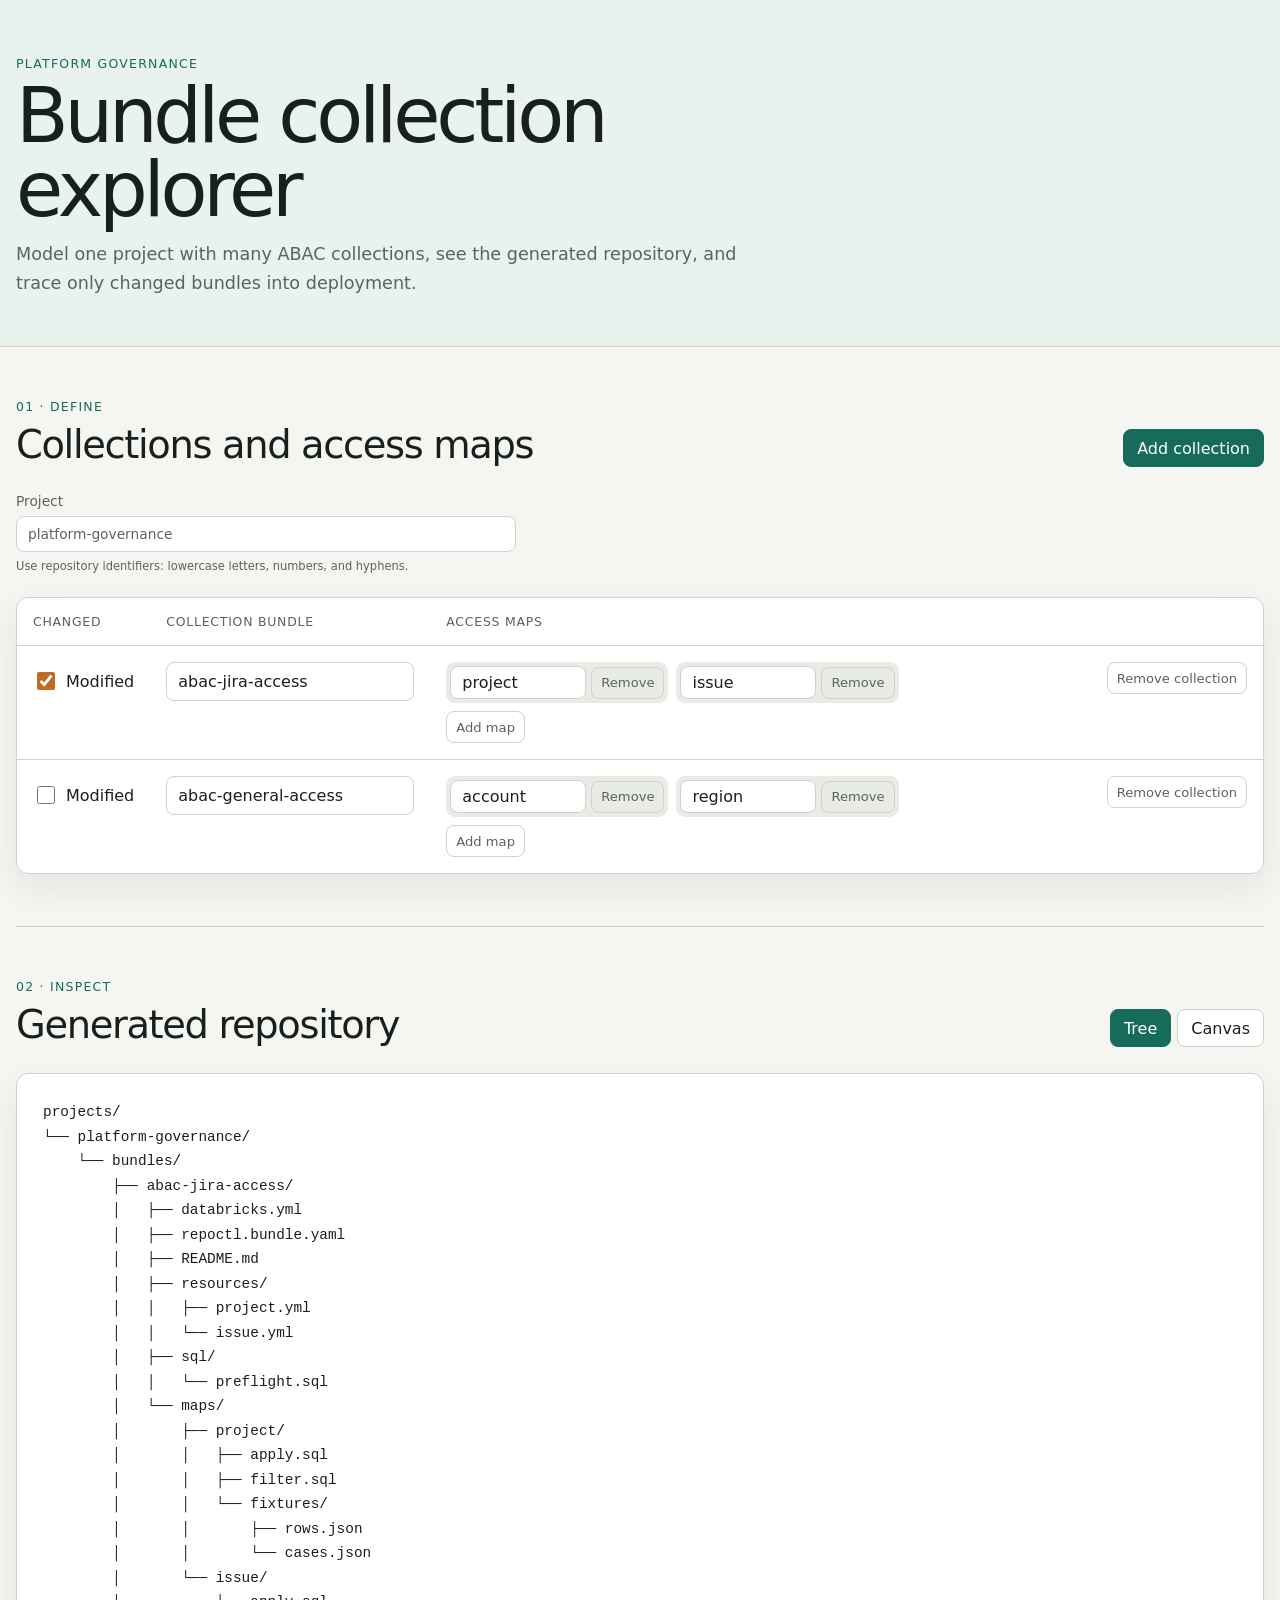
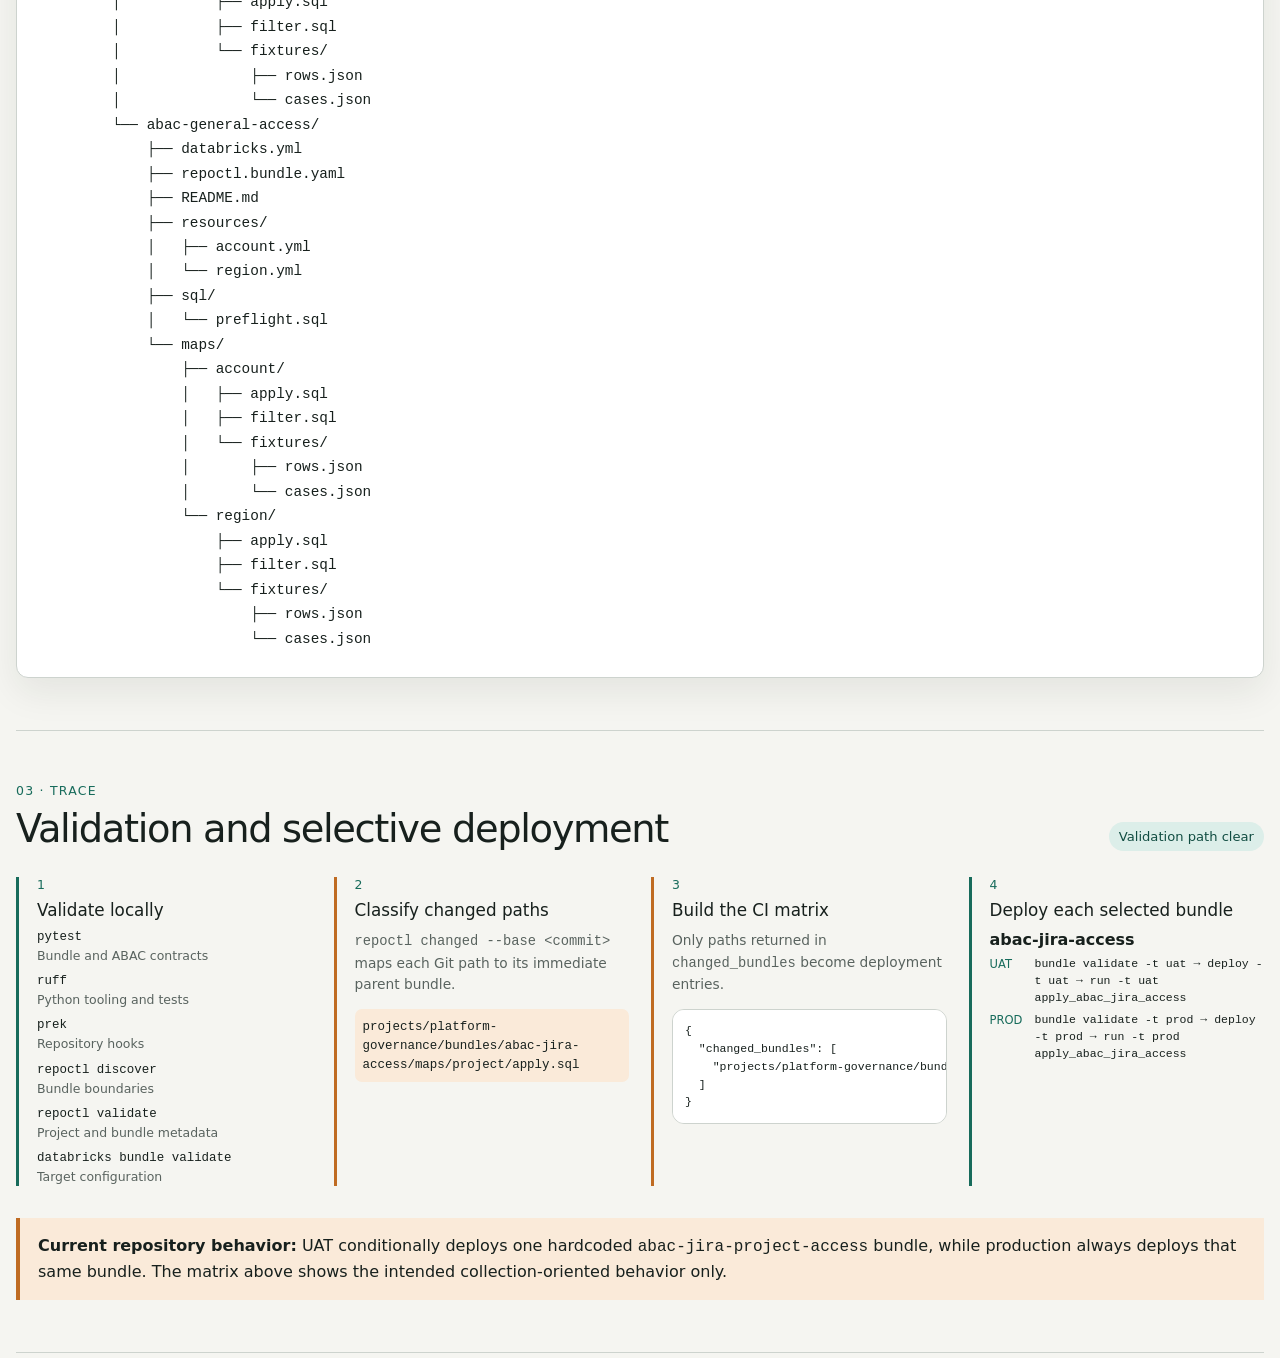
<file: apps/bundle-explorer/index.html>
<!doctype html>
<html lang="en">
  <head>
    <meta charset="utf-8">
    <meta name="viewport" content="width=device-width, initial-scale=1">
    <meta name="description" content="Explore collection-oriented Databricks bundle structures and selective deployment.">
    <title>Bundle collection explorer</title>
    <link rel="icon" href="data:,">
    <link rel="stylesheet" href="./style.css">
  </head>
  <body>
    <header class="hero">
      <div class="shell">
        <p class="eyebrow">Platform governance</p>
        <h1>Bundle collection explorer</h1>
        <p class="lede">Model one project with many ABAC collections, see the generated repository, and trace only changed bundles into deployment.</p>
      </div>
    </header>

    <main class="shell">
      <section aria-labelledby="model-heading">
        <div class="heading">
          <div>
            <p class="step">01 · Define</p>
            <h2 id="model-heading">Collections and access maps</h2>
          </div>
          <button class="button primary" id="add" type="button">Add collection</button>
        </div>

        <label class="field project" for="project">
          <span>Project</span>
          <input id="project" name="project" pattern="[a-z0-9][a-z0-9-]*[a-z0-9]" autocomplete="off">
          <small>Use repository identifiers: lowercase letters, numbers, and hyphens.</small>
        </label>

        <div class="table">
          <table>
            <thead>
              <tr>
                <th scope="col">Changed</th>
                <th scope="col">Collection bundle</th>
                <th scope="col">Access maps</th>
                <th scope="col"><span class="visually-hidden">Actions</span></th>
              </tr>
            </thead>
            <tbody id="collections"></tbody>
          </table>
        </div>
      </section>

      <section aria-labelledby="repository-heading">
        <div class="heading">
          <div>
            <p class="step">02 · Inspect</p>
            <h2 id="repository-heading">Generated repository</h2>
          </div>
          <div class="tabs" role="group" aria-label="Repository view">
            <button class="button" id="treebutton" type="button" aria-pressed="true">Tree</button>
            <button class="button" id="canvasbutton" type="button" aria-pressed="false">Canvas</button>
          </div>
        </div>

        <div id="treeview">
          <pre class="tree" aria-label="Generated repository directory tree"><code id="tree"></code></pre>
        </div>

        <div id="canvasview" hidden>
          <div class="canvasbar">
            <div class="controls" role="group" aria-label="Canvas zoom">
              <button class="button" id="fit" type="button">Fit</button>
              <button class="button" id="out" type="button" aria-label="Zoom out">−</button>
              <button class="button" id="in" type="button" aria-label="Zoom in">+</button>
            </div>
            <label class="field compact" for="nodes">
              <span>Selected path</span>
              <select id="nodes">
                <option value="">Select a repository path</option>
              </select>
            </label>
          </div>
          <canvas id="canvas" role="img"></canvas>
          <output id="selection" class="selection" aria-live="polite">Select a node to inspect its complete path.</output>
          <p class="legend"><span class="dot changed"></span> Changed collection <span class="dot folder"></span> Directory <span class="dot file"></span> File</p>
        </div>
      </section>

      <section aria-labelledby="workflow-heading">
        <div class="heading">
          <div>
            <p class="step">03 · Trace</p>
            <h2 id="workflow-heading">Validation and selective deployment</h2>
          </div>
          <output id="status" class="status" aria-live="polite"></output>
        </div>

        <ol class="workflow">
          <li class="stage">
            <p class="number">1</p>
            <h3>Validate locally</h3>
            <ul class="tools">
              <li><code>pytest</code><span>Bundle and ABAC contracts</span></li>
              <li><code>ruff</code><span>Python tooling and tests</span></li>
              <li><code>prek</code><span>Repository hooks</span></li>
              <li><code>repoctl discover</code><span>Bundle boundaries</span></li>
              <li><code>repoctl validate</code><span>Project and bundle metadata</span></li>
              <li><code>databricks bundle validate</code><span>Target configuration</span></li>
            </ul>
          </li>
          <li class="stage">
            <p class="number">2</p>
            <h3>Classify changed paths</h3>
            <p><code>repoctl changed --base &lt;commit&gt;</code> maps each Git path to its immediate parent bundle.</p>
            <ul id="paths" class="result"></ul>
          </li>
          <li class="stage">
            <p class="number">3</p>
            <h3>Build the CI matrix</h3>
            <p>Only paths returned in <code>changed_bundles</code> become deployment entries.</p>
            <pre class="output"><code id="output"></code></pre>
          </li>
          <li class="stage">
            <p class="number">4</p>
            <h3>Deploy each selected bundle</h3>
            <div id="deployments" class="deployments"></div>
          </li>
        </ol>

        <aside class="notice" aria-label="Current workflow limitation">
          <strong>Current repository behavior:</strong> UAT conditionally deploys one hardcoded <code>abac-jira-project-access</code> bundle, while production always deploys that same bundle. The matrix above shows the intended collection-oriented behavior only.
        </aside>
      </section>
    </main>

    <script type="module" src="./app.js"></script>
  </body>
</html>
</file>
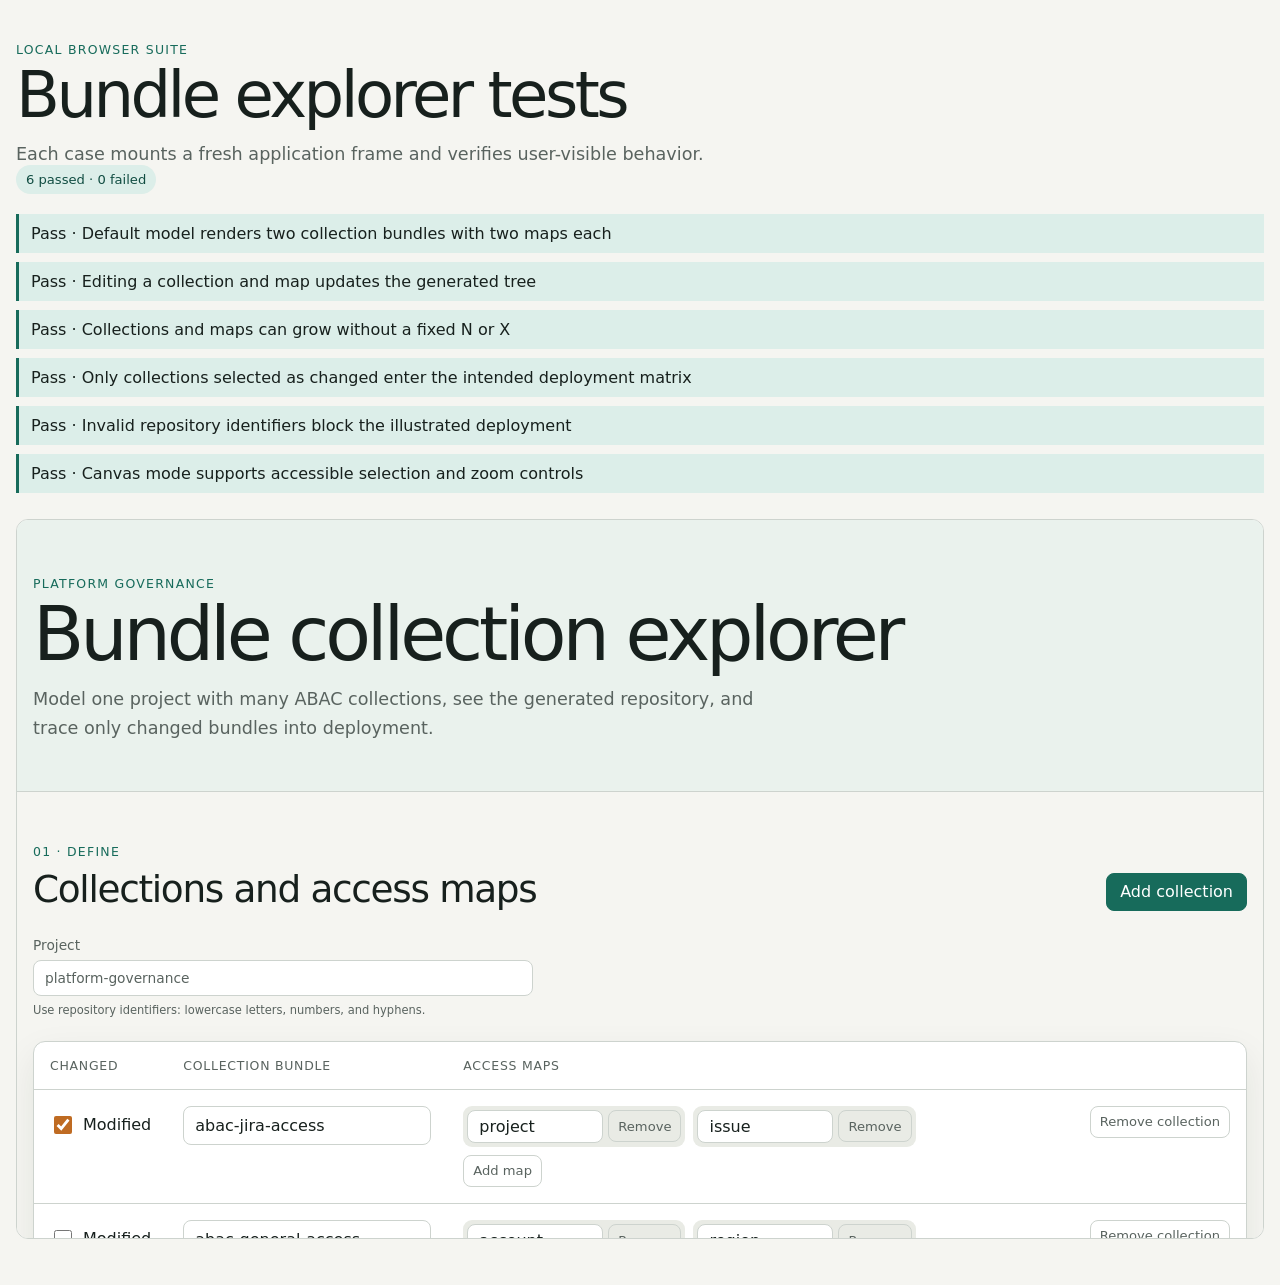
<file: apps/bundle-explorer/tests/index.html>
<!doctype html>
<html lang="en">
  <head>
    <meta charset="utf-8">
    <meta name="viewport" content="width=device-width, initial-scale=1">
    <title>Bundle explorer browser tests</title>
    <link rel="icon" href="data:,">
    <link rel="stylesheet" href="../style.css">
  </head>
  <body>
    <main class="shell suite">
      <p class="eyebrow">Local browser suite</p>
      <h1>Bundle explorer tests</h1>
      <p class="lede">Each case mounts a fresh application frame and verifies user-visible behavior.</p>
      <output id="summary" class="status" aria-live="polite">Running…</output>
      <ol id="results" class="results"></ol>
      <div id="fixture" aria-label="Application under test"></div>
    </main>
    <script type="module" src="./test.js"></script>
  </body>
</html>
</file>
<file: apps/bundle-explorer/style.css>
:root {
  color-scheme: light;
  --background: #f5f5f1;
  --foreground: #17201d;
  --muted: #e9ebe5;
  --muted-foreground: #59635f;
  --card: #ffffff;
  --border: #cdd3ce;
  --primary: #176b5b;
  --primary-foreground: #ffffff;
  --accent: #dceee9;
  --accent-foreground: #114d42;
  --danger: #a63d36;
  --danger-soft: #f6e4e1;
  --changed: #bf6b22;
  --changed-soft: #faead9;
  --folder: #e0eee9;
  --file: #ffffff;
  --selected: #cbe7df;
  --shadow: 0 14px 36px rgb(23 32 29 / 8%);
  font-family: Inter, ui-sans-serif, system-ui, -apple-system, BlinkMacSystemFont, "Segoe UI", sans-serif;
  font-size: 16px;
}

@media (prefers-color-scheme: dark) {
  :root {
    color-scheme: dark;
    --background: #111613;
    --foreground: #ecf2ee;
    --muted: #202722;
    --muted-foreground: #aeb9b2;
    --card: #171d19;
    --border: #39423c;
    --primary: #87cdbd;
    --primary-foreground: #10211d;
    --accent: #213d35;
    --accent-foreground: #d9f1eb;
    --danger: #ffaaa2;
    --danger-soft: #482622;
    --changed: #ffb66f;
    --changed-soft: #422f1f;
    --folder: #213d35;
    --file: #171d19;
    --selected: #315e52;
    --shadow: 0 14px 36px rgb(0 0 0 / 22%);
  }
}

* {
  box-sizing: border-box;
}

body {
  margin: 0;
  background: var(--background);
  color: var(--foreground);
}

button,
input,
select {
  color: inherit;
  font: inherit;
}

button,
input,
select,
canvas {
  border-radius: 8px;
}

button:focus-visible,
input:focus-visible,
select:focus-visible {
  outline: 3px solid color-mix(in srgb, var(--primary) 38%, transparent);
  outline-offset: 2px;
}

code,
pre {
  font-family: ui-monospace, SFMono-Regular, Menlo, Consolas, monospace;
}

code {
  overflow-wrap: anywhere;
}

.shell {
  width: min(100% - 32px, 1440px);
  margin-inline: auto;
}

.hero {
  padding-block: 56px 48px;
  border-bottom: 1px solid var(--border);
  background: color-mix(in srgb, var(--accent) 45%, var(--background));
}

.hero .shell {
  max-width: 1040px;
  margin-inline: max(16px, calc((100% - 1440px) / 2));
}

h1,
h2,
h3,
p {
  margin-top: 0;
}

h1 {
  max-width: 880px;
  margin-bottom: 14px;
  font-size: clamp(2.3rem, 6vw, 5.5rem);
  font-weight: 500;
  letter-spacing: -0.055em;
  line-height: 0.96;
}

h2 {
  margin-bottom: 0;
  font-size: clamp(1.6rem, 3vw, 2.4rem);
  font-weight: 500;
  letter-spacing: -0.035em;
}

h3 {
  margin-bottom: 10px;
  font-size: 1.05rem;
  font-weight: 500;
}

.eyebrow,
.step,
.number {
  margin-bottom: 8px;
  color: var(--primary);
  font-size: 0.78rem;
  font-weight: 500;
  letter-spacing: 0.1em;
  text-transform: uppercase;
}

.lede {
  max-width: 760px;
  margin-bottom: 0;
  color: var(--muted-foreground);
  font-size: 1.1rem;
  line-height: 1.65;
}

main > section {
  padding-block: 52px;
  border-bottom: 1px solid var(--border);
}

.heading {
  display: flex;
  align-items: flex-end;
  justify-content: space-between;
  gap: 20px;
  margin-bottom: 26px;
}

.button {
  display: inline-flex;
  min-height: 38px;
  align-items: center;
  justify-content: center;
  padding: 8px 13px;
  border: 1px solid var(--border);
  background: var(--card);
  color: var(--foreground);
  cursor: pointer;
}

.button:hover {
  background: var(--accent);
  color: var(--accent-foreground);
}

.button.primary {
  border-color: var(--primary);
  background: var(--primary);
  color: var(--primary-foreground);
}

.button.quiet {
  min-height: 32px;
  padding: 5px 9px;
  background: transparent;
  color: var(--muted-foreground);
  font-size: 0.82rem;
}

.tabs {
  display: flex;
  gap: 6px;
}

.tabs [aria-pressed="true"] {
  border-color: var(--primary);
  background: var(--primary);
  color: var(--primary-foreground);
}

.field {
  display: grid;
  gap: 7px;
  color: var(--muted-foreground);
  font-size: 0.86rem;
  font-weight: 500;
}

.field input,
.field select,
td input,
.map input {
  min-width: 0;
  padding: 9px 11px;
  border: 1px solid var(--border);
  background: var(--card);
}

.field input[aria-invalid="true"],
td input[aria-invalid="true"] {
  border-color: var(--danger);
  background: var(--danger-soft);
}

.field small {
  font-weight: 400;
}

.field.project {
  max-width: 500px;
  margin-bottom: 24px;
}

.table {
  border: 1px solid var(--border);
  border-radius: 12px;
  background: var(--card);
  box-shadow: var(--shadow);
}

table {
  width: 100%;
  border-collapse: collapse;
}

th,
td {
  padding: 16px;
  border-bottom: 1px solid var(--border);
  text-align: left;
  vertical-align: top;
}

th {
  color: var(--muted-foreground);
  font-size: 0.78rem;
  font-weight: 500;
  letter-spacing: 0.06em;
  text-transform: uppercase;
}

tbody tr:last-child td {
  border-bottom: 0;
}

td:nth-child(1) {
  width: 124px;
}

td:nth-child(2) {
  width: 280px;
}

td:nth-child(4) {
  width: 176px;
}

td > input {
  width: 100%;
}

.switch {
  display: inline-flex;
  align-items: center;
  gap: 8px;
  min-height: 38px;
  cursor: pointer;
}

.switch input {
  width: 18px;
  height: 18px;
  accent-color: var(--changed);
}

.maps {
  display: flex;
  flex-wrap: wrap;
  gap: 8px;
  margin-bottom: 8px;
}

.map {
  display: inline-flex;
  align-items: center;
  gap: 5px;
  padding: 4px;
  border-radius: 9px;
  background: var(--muted);
}

.map input {
  width: 136px;
  padding-block: 6px;
}

.actions {
  text-align: right;
}

.tree,
.output {
  margin: 0;
  border: 1px solid var(--border);
  border-radius: 12px;
  background: var(--card);
  box-shadow: var(--shadow);
}

.tree {
  min-height: 420px;
  padding: 26px;
  overflow-x: auto;
  color: var(--foreground);
  font-size: 0.9rem;
  line-height: 1.7;
}

.canvasbar {
  display: flex;
  align-items: flex-end;
  justify-content: space-between;
  gap: 18px;
  margin-bottom: 12px;
}

.controls {
  display: flex;
  gap: 6px;
}

.field.compact {
  width: min(100%, 620px);
}

.field.compact select {
  width: 100%;
}

canvas {
  display: block;
  width: 100%;
  height: 600px;
  border: 1px solid var(--border);
  background: var(--background);
  cursor: grab;
  touch-action: none;
}

canvas:active {
  cursor: grabbing;
}

.selection {
  display: block;
  min-height: 24px;
  margin-top: 12px;
  color: var(--muted-foreground);
  font-family: ui-monospace, SFMono-Regular, Menlo, Consolas, monospace;
  font-size: 0.85rem;
  overflow-wrap: anywhere;
}

.legend {
  display: flex;
  flex-wrap: wrap;
  align-items: center;
  gap: 8px;
  margin-block: 10px 0;
  color: var(--muted-foreground);
  font-size: 0.8rem;
}

.dot {
  width: 10px;
  height: 10px;
  margin-left: 8px;
  border: 1px solid var(--border);
  border-radius: 50%;
  background: var(--card);
}

.dot.changed {
  border-color: var(--changed);
  background: var(--changed);
}

.dot.folder {
  background: var(--folder);
}

.dot.file {
  background: var(--file);
}

.status {
  padding: 7px 10px;
  border-radius: 999px;
  font-size: 0.82rem;
  font-weight: 500;
}

.status.valid {
  background: var(--accent);
  color: var(--accent-foreground);
}

.status.invalid {
  background: var(--danger-soft);
  color: var(--danger);
}

.workflow {
  display: grid;
  grid-template-columns: repeat(4, minmax(0, 1fr));
  gap: 22px;
  margin: 0;
  padding: 0;
  list-style: none;
}

.stage {
  min-width: 0;
  padding-left: 18px;
  border-left: 3px solid var(--border);
}

.stage:nth-child(1) {
  border-color: var(--primary);
}

.stage:nth-child(2),
.stage:nth-child(3) {
  border-color: var(--changed);
}

.stage:nth-child(4) {
  border-color: var(--primary);
}

.stage > p:not(.number) {
  color: var(--muted-foreground);
  font-size: 0.86rem;
  line-height: 1.55;
}

.tools,
.result {
  display: grid;
  gap: 9px;
  margin: 0;
  padding: 0;
  list-style: none;
}

.tools li {
  display: grid;
  gap: 3px;
}

.tools code {
  color: var(--foreground);
  font-size: 0.78rem;
  font-weight: 500;
}

.tools span,
.result,
.empty,
.blocked {
  color: var(--muted-foreground);
  font-size: 0.78rem;
  line-height: 1.45;
}

.result li {
  padding: 8px;
  border-radius: 7px;
  background: var(--changed-soft);
  color: var(--foreground);
}

.output {
  padding: 12px;
  overflow-x: auto;
  box-shadow: none;
  font-size: 0.72rem;
  line-height: 1.55;
}

.deployments {
  display: grid;
  gap: 12px;
}

.deployment {
  padding-bottom: 12px;
  border-bottom: 1px solid var(--border);
}

.deployment:last-child {
  padding-bottom: 0;
  border-bottom: 0;
}

.deployment strong {
  display: block;
  margin-bottom: 7px;
  overflow-wrap: anywhere;
}

.commands {
  display: grid;
  gap: 6px;
}

.commands p {
  display: grid;
  grid-template-columns: 38px minmax(0, 1fr);
  gap: 7px;
  margin: 0;
  font-size: 0.72rem;
  line-height: 1.45;
}

.target {
  color: var(--primary);
  font-weight: 500;
  text-transform: uppercase;
}

.notice {
  margin-top: 32px;
  padding: 16px 18px;
  border-left: 4px solid var(--changed);
  background: var(--changed-soft);
  color: var(--foreground);
  line-height: 1.55;
}

.visually-hidden {
  position: absolute;
  width: 1px;
  height: 1px;
  padding: 0;
  margin: -1px;
  overflow: hidden;
  clip: rect(0, 0, 0, 0);
  white-space: nowrap;
  border: 0;
}

.suite {
  padding-block: 42px;
}

.suite h1 {
  font-size: clamp(2rem, 5vw, 4rem);
}

.results {
  display: grid;
  gap: 9px;
  margin-block: 26px;
  padding: 0;
  list-style: none;
}

.results li {
  padding: 10px 12px;
  border-left: 3px solid var(--primary);
  background: var(--accent);
}

.results li.fail {
  border-color: var(--danger);
  background: var(--danger-soft);
  color: var(--danger);
}

.preview {
  width: 100%;
  height: 720px;
  border: 1px solid var(--border);
  border-radius: 12px;
  background: var(--card);
}

@media (max-width: 1080px) {
  .workflow {
    grid-template-columns: repeat(2, minmax(0, 1fr));
  }
}

@media (max-width: 760px) {
  .shell {
    width: min(100% - 24px, 1440px);
  }

  .hero {
    padding-block: 38px 34px;
  }

  .hero .shell {
    margin-inline: auto;
  }

  main > section {
    padding-block: 38px;
  }

  .heading,
  .canvasbar {
    align-items: stretch;
    flex-direction: column;
  }

  .heading .button.primary {
    align-self: flex-start;
  }

  .table {
    border: 0;
    background: transparent;
    box-shadow: none;
  }

  table,
  tbody,
  tr,
  td {
    display: block;
    width: 100%;
  }

  thead {
    position: absolute;
    width: 1px;
    height: 1px;
    overflow: hidden;
    clip: rect(0, 0, 0, 0);
  }

  tbody {
    display: grid;
    gap: 16px;
  }

  tr {
    padding: 14px;
    border: 1px solid var(--border);
    border-radius: 12px;
    background: var(--card);
    box-shadow: var(--shadow);
  }

  td,
  tbody tr:last-child td {
    padding: 10px 0;
    border: 0;
  }

  td::before {
    display: block;
    margin-bottom: 7px;
    color: var(--muted-foreground);
    content: attr(data-label);
    font-size: 0.72rem;
    font-weight: 500;
    letter-spacing: 0.06em;
    text-transform: uppercase;
  }

  .actions {
    text-align: left;
  }

  .map {
    width: 100%;
  }

  .map input {
    width: 100%;
  }

  .tree {
    min-height: 320px;
    padding: 16px;
    font-size: 0.78rem;
  }

  canvas {
    height: 480px;
  }

  .workflow {
    grid-template-columns: 1fr;
  }
}
</file>
